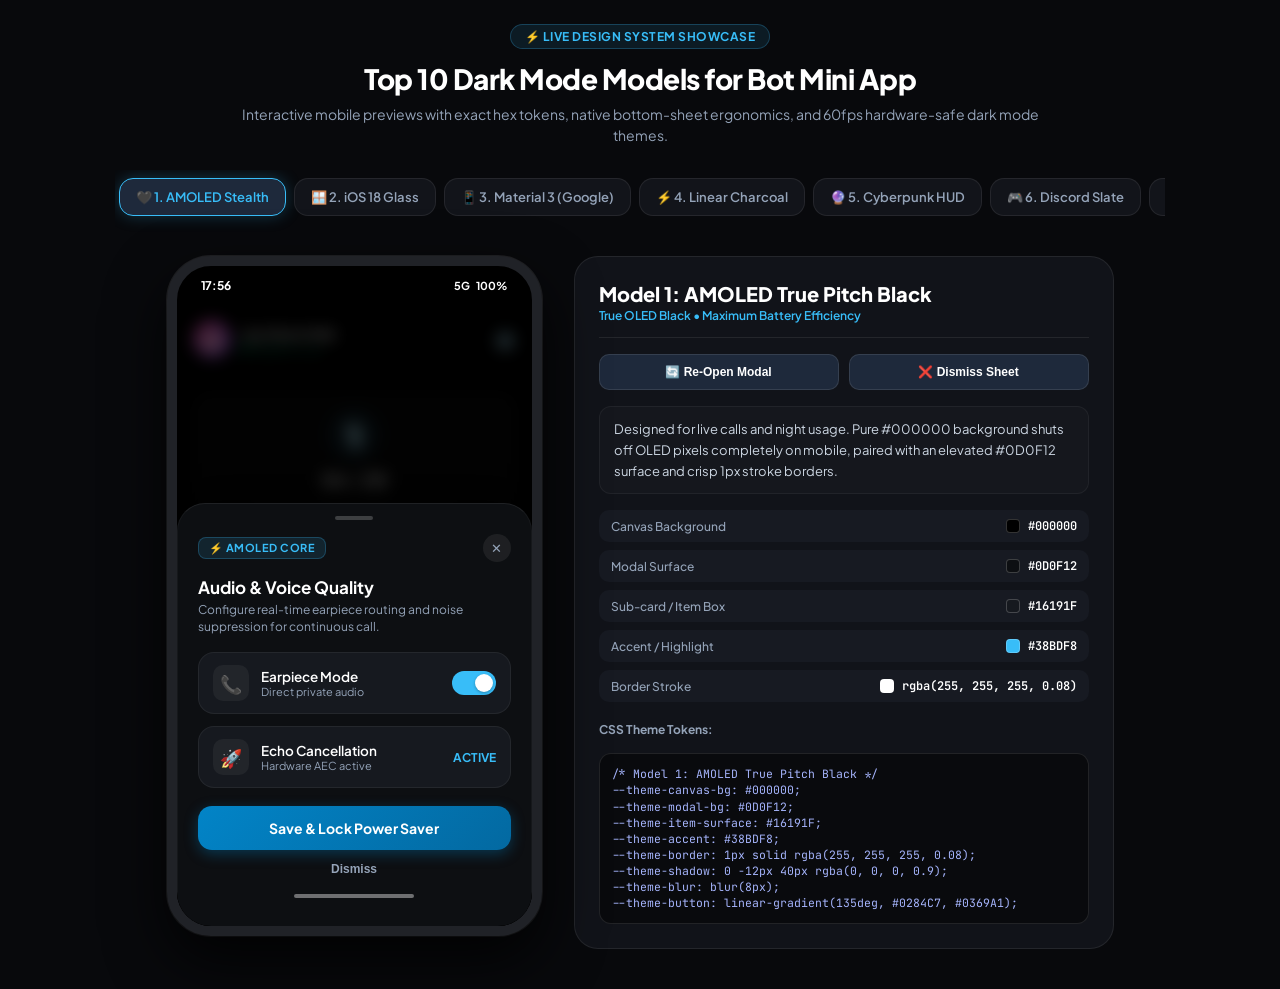
<file: static/dark_mode_preview.html>
<!DOCTYPE html>
<html lang="en">
<head>
  <meta charset="UTF-8">
  <meta name="viewport" content="width=device-width, initial-scale=1.0">
  <title>Top 10 Dark Mode Models — Live Mini App Preview</title>
  <link rel="preconnect" href="https://fonts.googleapis.com">
  <link rel="preconnect" href="https://fonts.gstatic.com" crossorigin>
  <link href="https://fonts.googleapis.com/css2?family=Plus+Jakarta+Sans:wght@400;500;600;700;800&family=JetBrains+Mono:wght@400;500;700&display=swap" rel="stylesheet">
  <style>
    * {
      box-sizing: border-box;
      margin: 0;
      padding: 0;
      -webkit-tap-highlight-color: transparent;
    }

    body {
      background: #08090C;
      color: #E2E8F0;
      font-family: 'Plus Jakarta Sans', -apple-system, BlinkMacSystemFont, sans-serif;
      min-height: 100vh;
      display: flex;
      flex-direction: column;
      align-items: center;
      padding: 24px 16px 40px 16px;
      overflow-x: hidden;
    }

    /* Top Brand Header */
    .top-header {
      text-align: center;
      max-width: 800px;
      margin-bottom: 24px;
    }

    .badge-pill {
      display: inline-flex;
      align-items: center;
      gap: 6px;
      background: rgba(56, 189, 248, 0.1);
      border: 1px solid rgba(56, 189, 248, 0.25);
      color: #38BDF8;
      padding: 4px 14px;
      border-radius: 20px;
      font-size: 12px;
      font-weight: 700;
      letter-spacing: 0.5px;
      text-transform: uppercase;
      margin-bottom: 12px;
    }

    h1 {
      font-size: 28px;
      font-weight: 800;
      color: #FFFFFF;
      letter-spacing: -0.5px;
      margin-bottom: 8px;
    }

    p.subtitle {
      color: #94A3B8;
      font-size: 14px;
      line-height: 1.5;
    }

    /* Model Selector Carousel / Pills */
    .selector-bar {
      display: flex;
      gap: 8px;
      overflow-x: auto;
      max-width: 1050px;
      width: 100%;
      padding: 8px 4px 16px 4px;
      margin-bottom: 24px;
      scrollbar-width: thin;
      scrollbar-color: #334155 transparent;
    }

    .selector-bar::-webkit-scrollbar {
      height: 6px;
    }
    .selector-bar::-webkit-scrollbar-thumb {
      background: #334155;
      border-radius: 4px;
    }

    .model-tab-btn {
      background: #12141A;
      color: #94A3B8;
      border: 1px solid rgba(255, 255, 255, 0.08);
      padding: 10px 16px;
      border-radius: 14px;
      font-size: 13px;
      font-weight: 600;
      cursor: pointer;
      white-space: nowrap;
      display: flex;
      align-items: center;
      gap: 8px;
      transition: all 0.2s ease;
      font-family: inherit;
    }

    .model-tab-btn:hover {
      background: #1A1D24;
      color: #FFFFFF;
      border-color: rgba(255, 255, 255, 0.18);
    }

    .model-tab-btn.active {
      background: #1E293B;
      color: #38BDF8;
      border-color: #38BDF8;
      box-shadow: 0 0 16px rgba(56, 189, 248, 0.25);
    }

    /* Main Showcase Stage */
    .showcase-stage {
      display: flex;
      flex-wrap: wrap;
      justify-content: center;
      align-items: flex-start;
      gap: 32px;
      max-width: 1100px;
      width: 100%;
    }

    /* Simulated Mobile Phone */
    .phone-mockup {
      width: 375px;
      height: 680px;
      background: #000;
      border-radius: 44px;
      border: 10px solid #202227;
      box-shadow: 0 25px 60px rgba(0, 0, 0, 0.8), 0 0 0 1px rgba(255, 255, 255, 0.1);
      position: relative;
      overflow: hidden;
      display: flex;
      flex-direction: column;
      flex-shrink: 0;
    }

    /* Phone Status Bar */
    .phone-notch-bar {
      height: 38px;
      padding: 0 24px;
      display: flex;
      align-items: center;
      justify-content: space-between;
      font-size: 12px;
      font-weight: 700;
      color: #FFF;
      z-index: 10;
      background: transparent;
    }

    .phone-time {
      letter-spacing: -0.2px;
    }

    .phone-notch-center {
      width: 100px;
      height: 20px;
      background: #000;
      border-radius: 12px;
    }

    .phone-status-icons {
      display: flex;
      gap: 6px;
      font-size: 11px;
    }

    /* Phone Internal App Canvas */
    .phone-canvas {
      flex: 1;
      width: 100%;
      height: 100%;
      position: relative;
      display: flex;
      flex-direction: column;
      justify-content: space-between;
      overflow: hidden;
      background: var(--theme-canvas-bg, #0B0C0E);
      transition: background 0.3s ease;
    }

    /* App Header in Phone */
    .app-screen-content {
      padding: 16px;
      display: flex;
      flex-direction: column;
      gap: 12px;
    }

    .mock-header {
      display: flex;
      align-items: center;
      justify-content: space-between;
      padding-bottom: 12px;
      border-bottom: 1px solid rgba(255, 255, 255, 0.06);
    }

    .mock-bot-info {
      display: flex;
      align-items: center;
      gap: 10px;
    }

    .mock-bot-avatar {
      width: 38px;
      height: 38px;
      border-radius: 50%;
      background: linear-gradient(135deg, #EC4899, #8B5CF6);
      display: flex;
      align-items: center;
      justify-content: center;
      font-size: 18px;
    }

    .mock-bot-name {
      font-size: 14px;
      font-weight: 700;
      color: #FFF;
    }

    .mock-bot-status {
      font-size: 11px;
      color: #10B981;
      display: flex;
      align-items: center;
      gap: 4px;
    }

    .status-dot {
      width: 6px;
      height: 6px;
      background: #10B981;
      border-radius: 50%;
      box-shadow: 0 0 6px #10B981;
    }

    /* Mock Call Cards in Background */
    .mock-active-banner {
      background: rgba(255, 255, 255, 0.03);
      border: 1px solid rgba(255, 255, 255, 0.06);
      border-radius: 16px;
      padding: 16px;
      display: flex;
      flex-direction: column;
      align-items: center;
      text-align: center;
      gap: 8px;
      margin-top: 10px;
    }

    .mock-pulse-icon {
      width: 50px;
      height: 50px;
      border-radius: 50%;
      background: rgba(56, 189, 248, 0.1);
      display: flex;
      align-items: center;
      justify-content: center;
      font-size: 24px;
      color: #38BDF8;
      border: 1px solid rgba(56, 189, 248, 0.2);
    }

    .mock-timer {
      font-family: 'JetBrains Mono', monospace;
      font-size: 22px;
      font-weight: 700;
      color: #FFF;
    }

    .mock-subtext {
      font-size: 12px;
      color: #94A3B8;
    }

    /* Modal Backdrop Layer inside Phone */
    .phone-modal-backdrop {
      position: absolute;
      inset: 0;
      background: rgba(0, 0, 0, 0.7);
      backdrop-filter: var(--theme-backdrop-blur, blur(10px));
      -webkit-backdrop-filter: var(--theme-backdrop-blur, blur(10px));
      z-index: 20;
      display: flex;
      align-items: flex-end;
      justify-content: center;
      opacity: 1;
      transition: all 0.3s cubic-bezier(0.16, 1, 0.3, 1);
    }

    /* THE MODAL CONTAINER */
    .mini-modal-card {
      width: 100%;
      background: var(--theme-modal-bg, #12141A);
      border-top: var(--theme-modal-border, 1px solid rgba(255, 255, 255, 0.1));
      border-left: var(--theme-modal-border-side, 1px solid rgba(255, 255, 255, 0.05));
      border-right: var(--theme-modal-border-side, 1px solid rgba(255, 255, 255, 0.05));
      border-bottom: none;
      border-radius: var(--theme-modal-radius, 28px 28px 0 0);
      box-shadow: var(--theme-modal-shadow, 0 -12px 35px rgba(0, 0, 0, 0.8));
      padding: 12px 20px 24px 20px;
      display: flex;
      flex-direction: column;
      animation: modalSlideUp 0.3s cubic-bezier(0.16, 1, 0.3, 1);
      position: relative;
      z-index: 25;
    }

    @keyframes modalSlideUp {
      from { transform: translateY(100%); }
      to { transform: translateY(0); }
    }

    /* Drag Handle Pill */
    .modal-drag-handle {
      width: 38px;
      height: 4px;
      background: var(--theme-drag-color, rgba(255, 255, 255, 0.22));
      border-radius: 4px;
      align-self: center;
      margin-bottom: 14px;
    }

    /* Modal Header */
    .modal-head {
      display: flex;
      align-items: center;
      justify-content: space-between;
      margin-bottom: 14px;
    }

    .modal-tag-pill {
      font-size: 11px;
      font-weight: 700;
      padding: 3px 10px;
      border-radius: 8px;
      background: var(--theme-accent-soft, rgba(56, 189, 248, 0.12));
      color: var(--theme-accent-color, #38BDF8);
      border: var(--theme-tag-border, 1px solid transparent);
      text-transform: uppercase;
      letter-spacing: 0.5px;
    }

    .modal-close-icon {
      width: 28px;
      height: 28px;
      border-radius: 50%;
      background: var(--theme-close-bg, rgba(255, 255, 255, 0.07));
      color: var(--theme-close-color, #94A3B8);
      border: none;
      display: flex;
      align-items: center;
      justify-content: center;
      font-size: 13px;
      cursor: pointer;
    }

    .modal-title-text {
      font-size: 17px;
      font-weight: 700;
      color: var(--theme-title-color, #FFFFFF);
      margin-bottom: 4px;
    }

    .modal-subtitle-text {
      font-size: 12px;
      color: var(--theme-sub-color, #94A3B8);
      line-height: 1.4;
      margin-bottom: 16px;
    }

    /* Modal Action Card */
    .modal-item-box {
      background: var(--theme-item-bg, #1B1E26);
      border: var(--theme-item-border, 1px solid rgba(255, 255, 255, 0.06));
      border-radius: 16px;
      padding: 12px 14px;
      display: flex;
      align-items: center;
      justify-content: space-between;
      margin-bottom: 12px;
    }

    .item-left {
      display: flex;
      align-items: center;
      gap: 12px;
    }

    .item-icon-box {
      width: 36px;
      height: 36px;
      border-radius: 10px;
      background: var(--theme-icon-bg, rgba(255, 255, 255, 0.05));
      display: flex;
      align-items: center;
      justify-content: center;
      font-size: 18px;
    }

    .item-label-title {
      font-size: 13.5px;
      font-weight: 600;
      color: var(--theme-title-color, #FFFFFF);
    }

    .item-label-desc {
      font-size: 11px;
      color: var(--theme-sub-color, #94A3B8);
    }

    /* Switch Component */
    .sim-switch {
      width: 44px;
      height: 24px;
      background: var(--theme-switch-bg, #38BDF8);
      border-radius: 20px;
      position: relative;
      cursor: pointer;
    }

    .sim-switch::after {
      content: '';
      position: absolute;
      width: 18px;
      height: 18px;
      background: #FFF;
      border-radius: 50%;
      top: 3px;
      right: 3px;
      box-shadow: 0 1px 3px rgba(0,0,0,0.3);
    }

    /* CTA Button */
    .modal-cta-btn {
      width: 100%;
      padding: 13px;
      border-radius: 14px;
      border: none;
      background: var(--theme-btn-bg, linear-gradient(135deg, #0284C7, #0369A1));
      color: var(--theme-btn-color, #FFFFFF);
      font-weight: 700;
      font-size: 14px;
      font-family: inherit;
      cursor: pointer;
      box-shadow: var(--theme-btn-shadow, 0 4px 14px rgba(2, 132, 199, 0.35));
      margin-top: 6px;
      transition: transform 0.1s ease;
    }

    .modal-cta-btn:active {
      transform: scale(0.98);
    }

    .modal-cancel-btn {
      width: 100%;
      background: transparent;
      border: none;
      color: var(--theme-sub-color, #64748B);
      font-size: 12px;
      font-weight: 600;
      padding: 8px;
      cursor: pointer;
      margin-top: 4px;
    }

    /* Phone Home Bar */
    .phone-home-indicator {
      width: 120px;
      height: 4px;
      background: rgba(255, 255, 255, 0.4);
      border-radius: 4px;
      margin: 10px auto 4px auto;
    }

    /* Specifications & Details Card (Right Side) */
    .specs-panel {
      flex: 1;
      min-width: 320px;
      max-width: 540px;
      background: #111319;
      border: 1px solid rgba(255, 255, 255, 0.08);
      border-radius: 24px;
      padding: 24px;
      display: flex;
      flex-direction: column;
      gap: 16px;
    }

    .specs-header {
      display: flex;
      justify-content: space-between;
      align-items: flex-start;
      border-bottom: 1px solid rgba(255, 255, 255, 0.08);
      padding-bottom: 14px;
    }

    .specs-model-name {
      font-size: 20px;
      font-weight: 800;
      color: #FFF;
      display: flex;
      align-items: center;
      gap: 8px;
    }

    .specs-category {
      font-size: 12px;
      color: #38BDF8;
      font-weight: 600;
      margin-top: 2px;
    }

    .token-table {
      display: flex;
      flex-direction: column;
      gap: 8px;
    }

    .token-row {
      display: flex;
      align-items: center;
      justify-content: space-between;
      padding: 8px 12px;
      background: #171A22;
      border-radius: 10px;
      font-size: 12px;
    }

    .token-label {
      color: #94A3B8;
      font-weight: 500;
    }

    .token-val-box {
      display: flex;
      align-items: center;
      gap: 8px;
      font-family: 'JetBrains Mono', monospace;
      color: #FFF;
      font-weight: 600;
    }

    .color-swatch {
      width: 14px;
      height: 14px;
      border-radius: 4px;
      border: 1px solid rgba(255, 255, 255, 0.2);
    }

    .specs-desc {
      font-size: 13px;
      color: #CBD5E1;
      line-height: 1.6;
      background: rgba(255, 255, 255, 0.02);
      border: 1px solid rgba(255, 255, 255, 0.05);
      border-radius: 12px;
      padding: 12px 14px;
    }

    .css-snippet-box {
      background: #090A0D;
      border: 1px solid rgba(255, 255, 255, 0.1);
      border-radius: 12px;
      padding: 12px;
      font-family: 'JetBrains Mono', monospace;
      font-size: 11.5px;
      color: #A5B4FC;
      overflow-x: auto;
      white-space: pre-wrap;
      line-height: 1.4;
    }

    .interactive-toggles {
      display: flex;
      gap: 10px;
    }

    .test-trigger-btn {
      flex: 1;
      padding: 10px;
      background: #1E293B;
      color: #FFF;
      border: 1px solid rgba(255, 255, 255, 0.1);
      border-radius: 10px;
      font-size: 12px;
      font-weight: 600;
      cursor: pointer;
      display: flex;
      align-items: center;
      justify-content: center;
      gap: 6px;
    }

    .test-trigger-btn:hover {
      background: #283548;
    }

    /* THEME DEFINITIONS (CSS VARIABLES APPLIED DYNAMICALLY) */
    /* Handled via JS updateTheme() for smooth live toggling */
  </style>
</head>
<body>

  <!-- Top Brand Header -->
  <header class="top-header">
    <div class="badge-pill">⚡ Live Design System Showcase</div>
    <h1>Top 10 Dark Mode Models for Bot Mini App</h1>
    <p class="subtitle">Interactive mobile previews with exact hex tokens, native bottom-sheet ergonomics, and 60fps hardware-safe dark mode themes.</p>
  </header>

  <!-- 10 Model Selector Tabs -->
  <nav class="selector-bar" id="modelSelectorBar">
    <button class="model-tab-btn active" onclick="selectModel(0)">🖤 1. AMOLED Stealth</button>
    <button class="model-tab-btn" onclick="selectModel(1)">🪟 2. iOS 18 Glass</button>
    <button class="model-tab-btn" onclick="selectModel(2)">📱 3. Material 3 (Google)</button>
    <button class="model-tab-btn" onclick="selectModel(3)">⚡ 4. Linear Charcoal</button>
    <button class="model-tab-btn" onclick="selectModel(4)">🔮 5. Cyberpunk HUD</button>
    <button class="model-tab-btn" onclick="selectModel(5)">🎮 6. Discord Slate</button>
    <button class="model-tab-btn" onclick="selectModel(6)">🌌 7. Tokyo Night</button>
    <button class="model-tab-btn" onclick="selectModel(7)">🛡️ 8. Midnight Navy</button>
    <button class="model-tab-btn" onclick="selectModel(8)">☕ 9. Catppuccin Mocha</button>
    <button class="model-tab-btn" onclick="selectModel(9)">👑 10. Obsidian Gold VIP</button>
  </nav>

  <!-- Main Showcase Stage -->
  <main class="showcase-stage">
    
    <!-- Left: Simulated Mobile Device -->
    <div class="phone-mockup">
      <!-- Phone Notch / Status Bar -->
      <div class="phone-notch-bar">
        <span class="phone-time" id="livePhoneTime">09:41</span>
        <div class="phone-notch-center"></div>
        <div class="phone-status-icons">
          <span>5G</span>
          <span>100%</span>
        </div>
      </div>

      <!-- App Canvas inside Phone -->
      <div class="phone-canvas" id="phoneCanvas">
        <!-- Background Mock App UI -->
        <div class="app-screen-content">
          <div class="mock-header">
            <div class="mock-bot-info">
              <div class="mock-bot-avatar">🌸</div>
              <div>
                <div class="mock-bot-name">Joy Voice Hub</div>
                <div class="mock-bot-status"><span class="status-dot"></span> WebRTC Live</div>
              </div>
            </div>
            <span style="font-size:18px; color:#94A3B8;">⚙️</span>
          </div>

          <div class="mock-active-banner">
            <div class="mock-pulse-icon">🎙️</div>
            <div class="mock-timer">04:28</div>
            <div class="mock-subtext">Connected • Neural Audio Active</div>
          </div>
        </div>

        <!-- The Live Modal Container (Bottom Sheet) -->
        <div class="phone-modal-backdrop" id="modalBackdrop">
          <div class="mini-modal-card" id="miniModalCard">
            <!-- Drag Handle -->
            <div class="modal-drag-handle"></div>

            <!-- Modal Header -->
            <div class="modal-head">
              <span class="modal-tag-pill" id="modalTag">⚡ Feature</span>
              <button class="modal-close-icon" onclick="toggleModal(false)">✕</button>
            </div>

            <div class="modal-title-text" id="modalTitle">Audio & Voice Quality</div>
            <div class="modal-subtitle-text" id="modalSubtitle">Configure real-time earpiece routing and noise suppression for continuous call.</div>

            <!-- Interactive Item Row 1 -->
            <div class="modal-item-box">
              <div class="item-left">
                <div class="item-icon-box">📞</div>
                <div>
                  <div class="item-label-title">Earpiece Mode</div>
                  <div class="item-label-desc">Direct private audio</div>
                </div>
              </div>
              <div class="sim-switch" id="itemSwitch"></div>
            </div>

            <!-- Interactive Item Row 2 -->
            <div class="modal-item-box">
              <div class="item-left">
                <div class="item-icon-box" id="secondIcon">🚀</div>
                <div>
                  <div class="item-label-title" id="secondItemTitle">Echo Cancellation</div>
                  <div class="item-label-desc" id="secondItemDesc">Hardware AEC active</div>
                </div>
              </div>
              <span style="font-size:12px; font-weight:700;" id="secondItemStatus">ACTIVE</span>
            </div>

            <!-- CTA Button -->
            <button class="modal-cta-btn" id="modalCtaBtn">Confirm & Apply</button>
            <button class="modal-cancel-btn" onclick="toggleModal(false)">Dismiss</button>

            <!-- Phone Bottom Home Bar -->
            <div class="phone-home-indicator"></div>
          </div>
        </div>
      </div>
    </div>

    <!-- Right: Specs, Color Tokens & Direct Code -->
    <aside class="specs-panel">
      <div class="specs-header">
        <div>
          <div class="specs-model-name" id="specsTitle">🖤 Model 1: AMOLED Stealth</div>
          <div class="specs-category" id="specsCategory">True OLED Black • Maximum Battery Efficiency</div>
        </div>
      </div>

      <div class="interactive-toggles">
        <button class="test-trigger-btn" onclick="toggleModal(true)">🔄 Re-Open Modal</button>
        <button class="test-trigger-btn" onclick="toggleModal(false)">❌ Dismiss Sheet</button>
      </div>

      <div class="specs-desc" id="specsDesc">
        True 0% sub-pixel power consumption on mobile AMOLED displays. Uses razor-sharp luminous 1px stroke borders so the modal never fades invisibly into pitch-black backgrounds.
      </div>

      <div class="token-table">
        <div class="token-row">
          <span class="token-label">Canvas Background</span>
          <div class="token-val-box">
            <span class="color-swatch" id="swatchCanvas"></span>
            <span id="valCanvas">#000000</span>
          </div>
        </div>

        <div class="token-row">
          <span class="token-label">Modal Surface</span>
          <div class="token-val-box">
            <span class="color-swatch" id="swatchSurface"></span>
            <span id="valSurface">#0D0F12</span>
          </div>
        </div>

        <div class="token-row">
          <span class="token-label">Sub-card / Item Box</span>
          <div class="token-val-box">
            <span class="color-swatch" id="swatchItem"></span>
            <span id="valItem">#16191F</span>
          </div>
        </div>

        <div class="token-row">
          <span class="token-label">Accent / Highlight</span>
          <div class="token-val-box">
            <span class="color-swatch" id="swatchAccent"></span>
            <span id="valAccent">#38BDF8</span>
          </div>
        </div>

        <div class="token-row">
          <span class="token-label">Border Stroke</span>
          <div class="token-val-box">
            <span class="color-swatch" style="background:#FFF;"></span>
            <span id="valBorder">rgba(255,255,255,0.08)</span>
          </div>
        </div>
      </div>

      <div style="font-size:12px; font-weight:700; color:#94A3B8; margin-top:4px;">CSS Theme Tokens:</div>
      <div class="css-snippet-box" id="cssSnippet">/* Model 1: AMOLED Stealth */
--theme-canvas-bg: #000000;
--theme-modal-bg: #0D0F12;
--theme-modal-border: 1px solid rgba(255, 255, 255, 0.08);
--theme-accent-color: #38BDF8;
--theme-btn-bg: linear-gradient(135deg, #0284C7, #0369A1);</div>
    </aside>

  </main>

  <script>
    // 10 Dark Mode Model Definitions
    const models = [
      {
        name: "🖤 1. AMOLED Stealth",
        title: "Model 1: AMOLED True Pitch Black",
        category: "True OLED Black • Maximum Battery Efficiency",
        desc: "Designed for live calls and night usage. Pure #000000 background shuts off OLED pixels completely on mobile, paired with an elevated #0D0F12 surface and crisp 1px stroke borders.",
        canvasBg: "#000000",
        modalBg: "#0D0F12",
        itemBg: "#16191F",
        accent: "#38BDF8",
        accentSoft: "rgba(56, 189, 248, 0.12)",
        tagBorder: "1px solid rgba(56, 189, 248, 0.25)",
        modalBorder: "1px solid rgba(255, 255, 255, 0.08)",
        modalBorderSide: "1px solid rgba(255, 255, 255, 0.04)",
        shadow: "0 -12px 40px rgba(0, 0, 0, 0.9)",
        btnBg: "linear-gradient(135deg, #0284C7, #0369A1)",
        btnColor: "#FFFFFF",
        btnShadow: "0 4px 14px rgba(2, 132, 199, 0.35)",
        titleColor: "#FFFFFF",
        subColor: "#94A3B8",
        dragColor: "rgba(255, 255, 255, 0.2)",
        blur: "blur(8px)",
        tag: "⚡ AMOLED Core",
        ctaText: "Save & Lock Power Saver",
        secondStatusColor: "#38BDF8"
      },
      {
        name: "🪟 2. iOS 18 Glass",
        title: "Model 2: iOS 18 Frosted Liquid Glass",
        category: "Apple Translucent Depth • Liquid Glassmorphism",
        desc: "High-end frosted glass aesthetic. Uses a translucent alpha background with hardware-safe 16px backdrop blur, rounded pill elements, and reflective sub-borders.",
        canvasBg: "#0C0E14",
        modalBg: "rgba(26, 28, 35, 0.78)",
        itemBg: "rgba(255, 255, 255, 0.05)",
        accent: "#0A84FF",
        accentSoft: "rgba(10, 132, 255, 0.15)",
        tagBorder: "1px solid rgba(10, 132, 255, 0.3)",
        modalBorder: "1px solid rgba(255, 255, 255, 0.15)",
        modalBorderSide: "1px solid rgba(255, 255, 255, 0.08)",
        shadow: "0 -12px 35px rgba(0, 0, 0, 0.6)",
        btnBg: "#0A84FF",
        btnColor: "#FFFFFF",
        btnShadow: "0 4px 16px rgba(10, 132, 255, 0.4)",
        titleColor: "#FFFFFF",
        subColor: "#A1A1AA",
        dragColor: "rgba(255, 255, 255, 0.3)",
        blur: "blur(16px)",
        tag: "🍎 Apple HIG Glass",
        ctaText: "Apply Audio Routing",
        secondStatusColor: "#0A84FF"
      },
      {
        name: "📱 3. Material 3 (Google)",
        title: "Model 3: Material You 3 Tonal Dark",
        category: "Google Phone & Android 14+ System Standard",
        desc: "The current flagship language of Joy Mini App. Uses Google's tonal surface hierarchy (#121316 base with #1E2024 sheets). Soft, ergonomic, and familiar to every Android user.",
        canvasBg: "#121316",
        modalBg: "#1E2024",
        itemBg: "#282A2F",
        accent: "#A8C7FA",
        accentSoft: "rgba(168, 199, 250, 0.12)",
        tagBorder: "1px solid rgba(168, 199, 250, 0.25)",
        modalBorder: "1px solid rgba(255, 255, 255, 0.08)",
        modalBorderSide: "1px solid rgba(255, 255, 255, 0.04)",
        shadow: "0 -8px 30px rgba(0, 0, 0, 0.65)",
        btnBg: "#1A73E8",
        btnColor: "#FFFFFF",
        btnShadow: "0 2px 8px rgba(26, 115, 232, 0.3)",
        titleColor: "#E3E3E3",
        subColor: "#9AA0A6",
        dragColor: "rgba(255, 255, 255, 0.2)",
        blur: "blur(10px)",
        tag: "📞 Google Phone M3",
        ctaText: "Save Call Preferences",
        secondStatusColor: "#A8C7FA"
      },
      {
        name: "⚡ 4. Linear Charcoal",
        title: "Model 4: Linear & Vercel Minimalist Charcoal",
        category: "Dev Elite • Crisp Sub-Pixel Precision",
        desc: "Zero-gradient, pure utilitarian design. Matte dark charcoal surfaces with crisp 1px borders (#27272A) and high-contrast monochrome typography.",
        canvasBg: "#090A0E",
        modalBg: "#121215",
        itemBg: "#18181C",
        accent: "#FAFAFA",
        accentSoft: "rgba(255, 255, 255, 0.08)",
        tagBorder: "1px solid #27272A",
        modalBorder: "1px solid #27272A",
        modalBorderSide: "1px solid #27272A",
        shadow: "0 -10px 30px rgba(0, 0, 0, 0.8)",
        btnBg: "#FFFFFF",
        btnColor: "#000000",
        btnShadow: "0 2px 10px rgba(255, 255, 255, 0.15)",
        titleColor: "#FFFFFF",
        subColor: "#71717A",
        dragColor: "#3F3F46",
        blur: "blur(6px)",
        tag: "⚡ Linear Pro",
        ctaText: "Commit Configuration",
        secondStatusColor: "#FAFAFA"
      },
      {
        name: "🔮 5. Cyberpunk HUD",
        title: "Model 5: Cyberpunk Neon HUD",
        category: "Futuristic Gaming • Cyan Glow & Cyber Ambiance",
        desc: "Sci-Fi bot interface featuring glowing perimeter lighting, vibrant electric cyan accents (#00F5D4), and animated neon borders. Ideal for gaming or AI persona bots.",
        canvasBg: "#07090E",
        modalBg: "#0A0D15",
        itemBg: "#101522",
        accent: "#00F5D4",
        accentSoft: "rgba(0, 245, 212, 0.12)",
        tagBorder: "1px solid rgba(0, 245, 212, 0.4)",
        modalBorder: "1px solid rgba(0, 245, 212, 0.3)",
        modalBorderSide: "1px solid rgba(0, 245, 212, 0.15)",
        shadow: "0 -10px 40px rgba(0, 245, 212, 0.18)",
        btnBg: "linear-gradient(135deg, #00F5D4, #00B4D8)",
        btnColor: "#05131E",
        btnShadow: "0 4px 18px rgba(0, 245, 212, 0.4)",
        titleColor: "#FFFFFF",
        subColor: "#7DD3FC",
        dragColor: "rgba(0, 245, 212, 0.4)",
        blur: "blur(12px)",
        tag: "🤖 Neural AI HUD",
        ctaText: "Engage Neural Link",
        secondStatusColor: "#00F5D4"
      },
      {
        name: "🎮 6. Discord Slate",
        title: "Model 6: Discord Slate & Blurple",
        category: "Social Classic • Multi-Hour Chat Ergonomics",
        desc: "Proven social ergonomics. Soft slate gray (#2B2D31) paired with Discord's iconic #5865F2 Blurple accent, ensuring zero eye fatigue during extended chats.",
        canvasBg: "#1E1F22",
        modalBg: "#2B2D31",
        itemBg: "#313338",
        accent: "#5865F2",
        accentSoft: "rgba(88, 101, 242, 0.15)",
        tagBorder: "1px solid rgba(88, 101, 242, 0.3)",
        modalBorder: "1px solid rgba(255, 255, 255, 0.06)",
        modalBorderSide: "1px solid rgba(255, 255, 255, 0.03)",
        shadow: "0 -8px 25px rgba(0, 0, 0, 0.5)",
        btnBg: "#5865F2",
        btnColor: "#FFFFFF",
        btnShadow: "0 4px 12px rgba(88, 101, 242, 0.35)",
        titleColor: "#F2F3F5",
        subColor: "#949BA4",
        dragColor: "rgba(255, 255, 255, 0.18)",
        blur: "blur(8px)",
        tag: "🎮 Discord Vibe",
        ctaText: "Save Voice Channels",
        secondStatusColor: "#5865F2"
      },
      {
        name: "🌌 7. Tokyo Night",
        title: "Model 7: Tokyo Night Cyber-Lilac",
        category: "Modern Gen-Z Aesthetic • Midnight Purple Tones",
        desc: "Sensational aesthetic balance featuring deep indigo midnight (#1A1B26), soft neon lilac (#BB9AF7), and icy Tokyo blue (#7AA2F7). Calm, rich, and visually captivating.",
        canvasBg: "#16161E",
        modalBg: "#1F2335",
        itemBg: "#292E42",
        accent: "#7AA2F7",
        accentSoft: "rgba(122, 162, 247, 0.14)",
        tagBorder: "1px solid rgba(122, 162, 247, 0.3)",
        modalBorder: "1px solid rgba(122, 162, 247, 0.18)",
        modalBorderSide: "1px solid rgba(122, 162, 247, 0.08)",
        shadow: "0 -10px 35px rgba(122, 162, 247, 0.12)",
        btnBg: "linear-gradient(135deg, #7AA2F7, #BB9AF7)",
        btnColor: "#15161E",
        btnShadow: "0 4px 16px rgba(122, 162, 247, 0.35)",
        titleColor: "#C0CAF5",
        subColor: "#7982A9",
        dragColor: "rgba(122, 162, 247, 0.3)",
        blur: "blur(12px)",
        tag: "🌌 Midnight Vibes",
        ctaText: "Set Companion Profile",
        secondStatusColor: "#BB9AF7"
      },
      {
        name: "🛡️ 8. Midnight Navy",
        title: "Model 8: Midnight Navy & Sapphire",
        category: "Fintech & Security Trust • Oceanic Slate",
        desc: "Tailored for account security, privacy settings, and verification sheets. Conveys authority, encryption integrity, and premium reliability.",
        canvasBg: "#070B14",
        modalBg: "#0F172A",
        itemBg: "#1E293B",
        accent: "#38BDF8",
        accentSoft: "rgba(56, 189, 248, 0.12)",
        tagBorder: "1px solid rgba(56, 189, 248, 0.25)",
        modalBorder: "1px solid rgba(59, 130, 246, 0.22)",
        modalBorderSide: "1px solid rgba(59, 130, 246, 0.1)",
        shadow: "0 -10px 35px rgba(15, 23, 42, 0.9)",
        btnBg: "linear-gradient(135deg, #2563EB, #1D4ED8)",
        btnColor: "#FFFFFF",
        btnShadow: "0 4px 14px rgba(37, 99, 235, 0.4)",
        titleColor: "#F8FAFC",
        subColor: "#94A3B8",
        dragColor: "rgba(255, 255, 255, 0.25)",
        blur: "blur(10px)",
        tag: "🔒 Privacy Shield",
        ctaText: "Lock Privacy Settings",
        secondStatusColor: "#38BDF8"
      },
      {
        name: "☕ 9. Catppuccin Mocha",
        title: "Model 9: Catppuccin Mocha (Warm Velvet)",
        category: "Cozy Non-Aggressive Dark • Pastel Harmony",
        desc: "Soft velvet dark tone with zero stark contrast. Warm espresso crust (#1E1E2E) with soft flamingo pink (#F5C2E7) and lavender highlights. Relaxing and gentle.",
        canvasBg: "#181825",
        modalBg: "#1E1E2E",
        itemBg: "#313244",
        accent: "#F5C2E7",
        accentSoft: "rgba(245, 194, 231, 0.15)",
        tagBorder: "1px solid rgba(245, 194, 231, 0.3)",
        modalBorder: "1px solid rgba(255, 255, 255, 0.08)",
        modalBorderSide: "1px solid rgba(255, 255, 255, 0.04)",
        shadow: "0 -8px 30px rgba(0, 0, 0, 0.6)",
        btnBg: "linear-gradient(135deg, #F5C2E7, #CBA6F7)",
        btnColor: "#11111B",
        btnShadow: "0 4px 14px rgba(245, 194, 231, 0.3)",
        titleColor: "#CDD6F4",
        subColor: "#A6ADC8",
        dragColor: "rgba(205, 214, 244, 0.25)",
        blur: "blur(10px)",
        tag: "🌸 Cozy Companion",
        ctaText: "Save Intimate Vibe",
        secondStatusColor: "#F5C2E7"
      },
      {
        name: "👑 10. Obsidian Gold VIP",
        title: "Model 10: Obsidian & Royal Gold VIP",
        category: "Monetization Masterclass • High-Roller Exclusive",
        desc: "Designed specifically to convert free users to VIP subscribers. Polished onyx black with radiant amber-gold borders (#F59E0B) and shimmering luxury buttons.",
        canvasBg: "#0B0C0E",
        modalBg: "#121316",
        itemBg: "#1C1E24",
        accent: "#F59E0B",
        accentSoft: "rgba(245, 158, 11, 0.15)",
        tagBorder: "1px solid rgba(245, 158, 11, 0.4)",
        modalBorder: "1px solid rgba(245, 158, 11, 0.35)",
        modalBorderSide: "1px solid rgba(245, 158, 11, 0.15)",
        shadow: "0 -10px 40px rgba(245, 158, 11, 0.18)",
        btnBg: "linear-gradient(135deg, #F59E0B, #D97706)",
        btnColor: "#FFFFFF",
        btnShadow: "0 4px 20px rgba(245, 158, 11, 0.45)",
        titleColor: "#FFFFFF",
        subColor: "#FBBF24",
        dragColor: "rgba(245, 158, 11, 0.4)",
        blur: "blur(14px)",
        tag: "👑 Joy VIP Pass",
        ctaText: "Upgrade to Joy VIP (24/7)",
        secondStatusColor: "#F59E0B"
      }
    ];

    let currentModelIndex = 0;

    function selectModel(index) {
      currentModelIndex = index;
      const m = models[index];

      // Update Tab active states
      const tabs = document.querySelectorAll('.model-tab-btn');
      tabs.forEach((tab, i) => {
        tab.classList.toggle('active', i === index);
      });

      // Apply CSS Variables to Canvas & Modal
      const root = document.documentElement;
      root.style.setProperty('--theme-canvas-bg', m.canvasBg);
      root.style.setProperty('--theme-modal-bg', m.modalBg);
      root.style.setProperty('--theme-modal-border', m.modalBorder);
      root.style.setProperty('--theme-modal-border-side', m.modalBorderSide);
      root.style.setProperty('--theme-modal-shadow', m.shadow);
      root.style.setProperty('--theme-backdrop-blur', m.blur);
      root.style.setProperty('--theme-accent-color', m.accent);
      root.style.setProperty('--theme-accent-soft', m.accentSoft);
      root.style.setProperty('--theme-tag-border', m.tagBorder);
      root.style.setProperty('--theme-btn-bg', m.btnBg);
      root.style.setProperty('--theme-btn-color', m.btnColor);
      root.style.setProperty('--theme-btn-shadow', m.btnShadow);
      root.style.setProperty('--theme-title-color', m.titleColor);
      root.style.setProperty('--theme-sub-color', m.subColor);
      root.style.setProperty('--theme-drag-color', m.dragColor);
      root.style.setProperty('--theme-item-bg', m.itemBg);
      root.style.setProperty('--theme-switch-bg', m.accent);

      // Update Modal Content Text
      document.getElementById('modalTag').innerText = m.tag;
      document.getElementById('modalCtaBtn').innerText = m.ctaText;
      document.getElementById('secondItemStatus').style.color = m.secondStatusColor;

      // Update Right Specs Panel
      document.getElementById('specsTitle').innerText = m.title;
      document.getElementById('specsCategory').innerText = m.category;
      document.getElementById('specsDesc').innerText = m.desc;

      document.getElementById('valCanvas').innerText = m.canvasBg;
      document.getElementById('swatchCanvas').style.background = m.canvasBg;

      document.getElementById('valSurface').innerText = m.modalBg;
      document.getElementById('swatchSurface').style.background = m.modalBg;

      document.getElementById('valItem').innerText = m.itemBg;
      document.getElementById('swatchItem').style.background = m.itemBg;

      document.getElementById('valAccent').innerText = m.accent;
      document.getElementById('swatchAccent').style.background = m.accent;

      document.getElementById('valBorder').innerText = m.modalBorder.replace('1px solid ', '');

      // Update Code Snippet
      const cssCode = `/* ${m.title} */
--theme-canvas-bg: ${m.canvasBg};
--theme-modal-bg: ${m.modalBg};
--theme-item-surface: ${m.itemBg};
--theme-accent: ${m.accent};
--theme-border: ${m.modalBorder};
--theme-shadow: ${m.shadow};
--theme-blur: ${m.blur};
--theme-button: ${m.btnBg};`;
      document.getElementById('cssSnippet').innerText = cssCode;

      // Ensure modal is open with fresh animation
      toggleModal(true);
    }

    function toggleModal(show) {
      const backdrop = document.getElementById('modalBackdrop');
      const card = document.getElementById('miniModalCard');
      if (show) {
        backdrop.style.opacity = '1';
        backdrop.style.pointerEvents = 'auto';
        card.style.transform = 'translateY(0)';
      } else {
        backdrop.style.opacity = '0';
        backdrop.style.pointerEvents = 'none';
        card.style.transform = 'translateY(100%)';
      }
    }

    // Set Live Time in Phone Status Bar
    function updatePhoneTime() {
      const d = new Date();
      let hours = d.getHours();
      let mins = d.getMinutes();
      if (mins < 10) mins = '0' + mins;
      if (hours < 10) hours = '0' + hours;
      const el = document.getElementById('livePhoneTime');
      if (el) el.innerText = `${hours}:${mins}`;
    }
    updatePhoneTime();
    setInterval(updatePhoneTime, 10000);

    // Check URL params for direct model preview (e.g. ?model=4)
    const urlParams = new URLSearchParams(window.location.search);
    const requestedModel = parseInt(urlParams.get('model'), 10);
    const initialIndex = (!isNaN(requestedModel) && requestedModel >= 0 && requestedModel < models.length) ? requestedModel : 0;

    // Initial load
    selectModel(initialIndex);
  </script>
</body>
</html>
</file>
